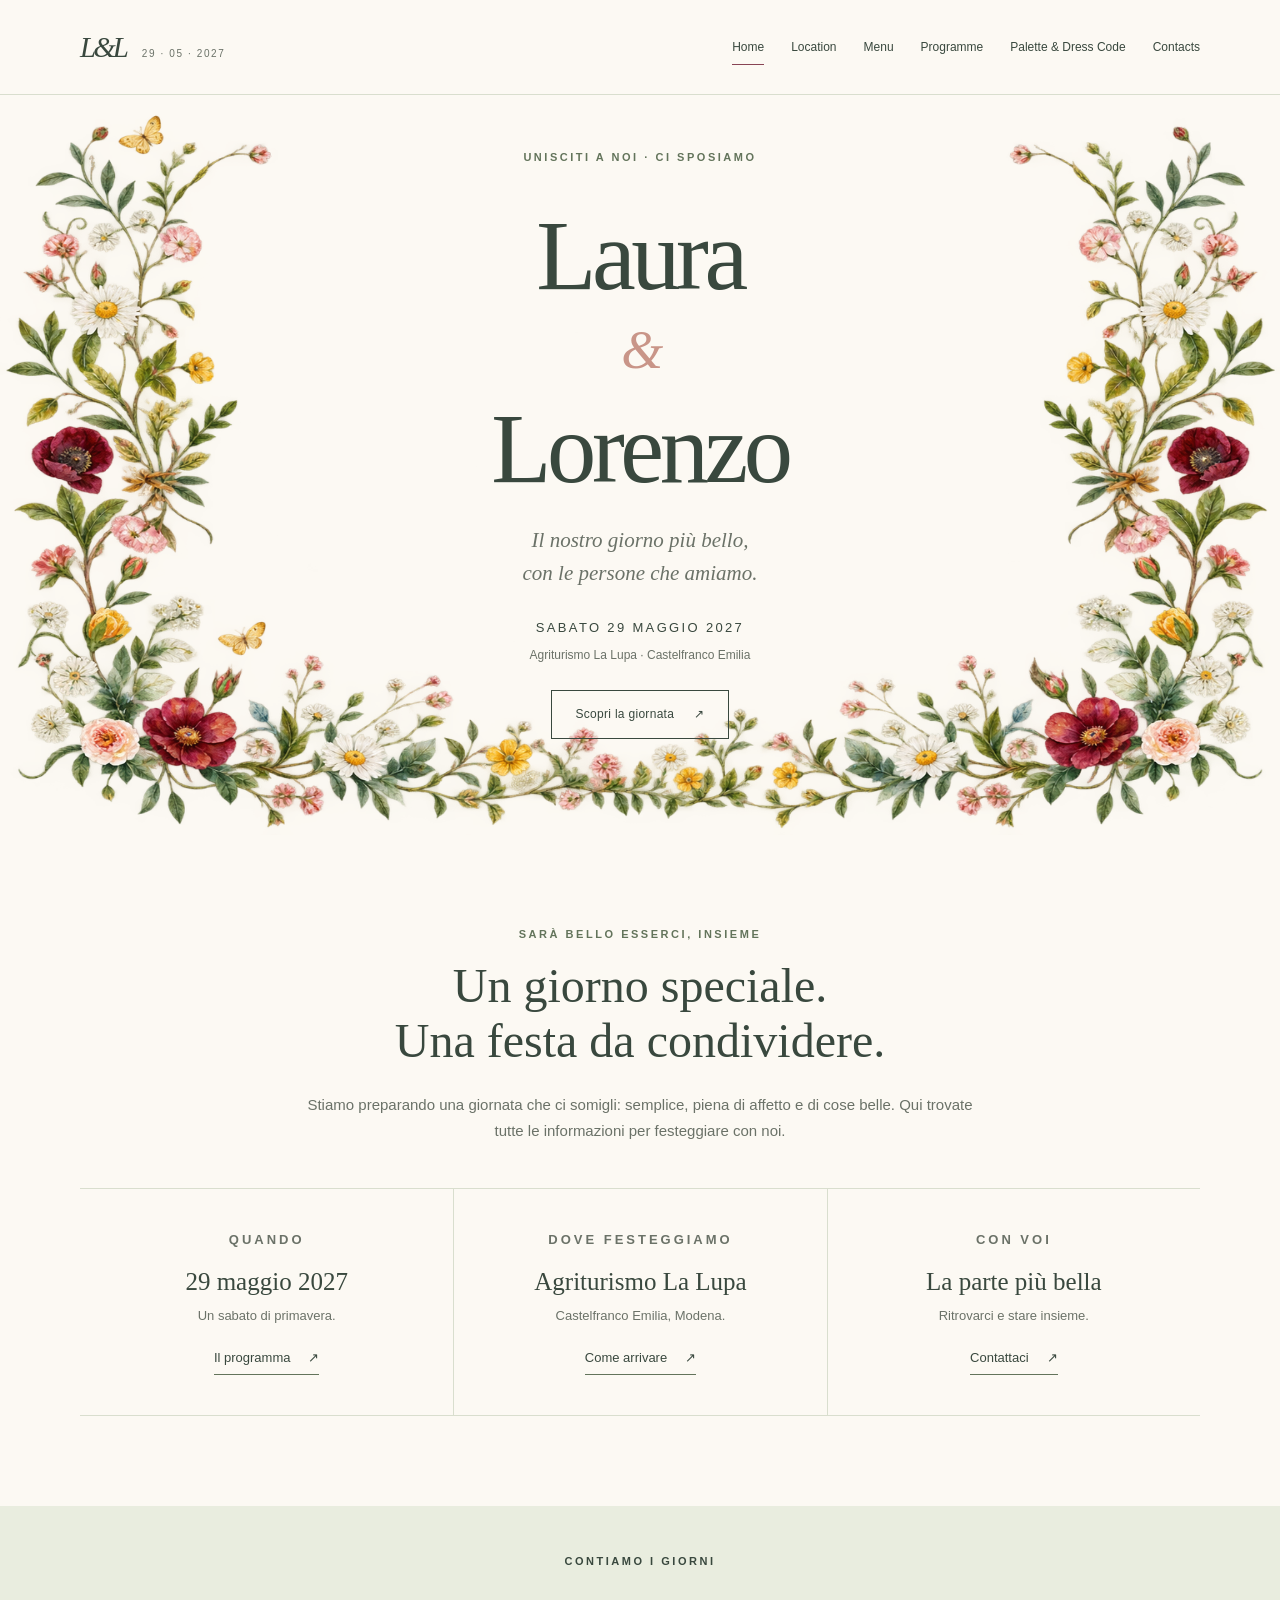
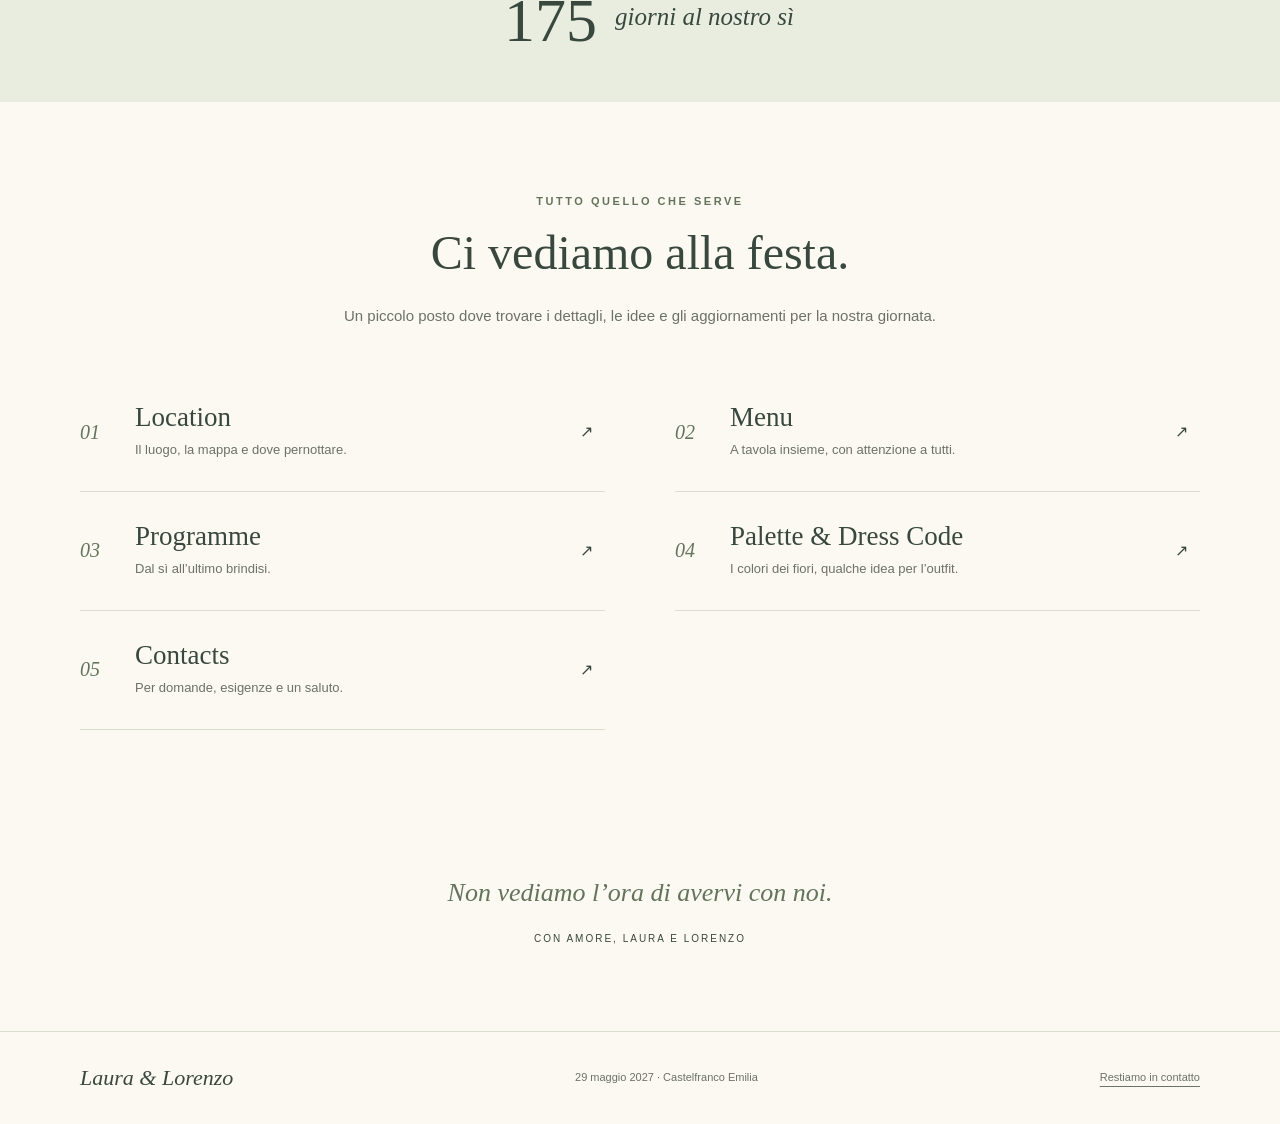
<file: index.html>
<!doctype html>
<html lang="it">
  <head>
    <meta charset="utf-8" />
    <meta name="viewport" content="width=device-width, initial-scale=1" />
    <title>Home · Laura e Lorenzo · 29 maggio 2027</title>
    <meta
      name="description"
      content="Il matrimonio di Laura e Lorenzo, 29 maggio 2027. Il programma, la location e tutte le informazioni per festeggiare insieme."
    />
    <meta name="theme-color" content="#fcf9f3" />
    <link rel="icon" type="image/png" href="favicon.png" />
    <link rel="stylesheet" href="style.css" />
    <script src="site.js" defer></script>
  </head>
  <body>
    <a class="skip-link" href="#main">Vai al contenuto</a>
    <header class="site-header">
      <div class="wrap header-inner">
        <a class="brand" href="index.html" aria-label="Laura e Lorenzo, Home">
          <span class="monogram">L&amp;L</span>
          <span class="brand-date">29 · 05 · 2027</span>
        </a>
        <button
          class="menu-toggle"
          aria-expanded="true"
          aria-controls="main-navigation"
        >
          Menu
        </button>
        <nav
          id="main-navigation"
          class="navigation"
          aria-label="Navigazione principale"
        >
          <a href="index.html" aria-current="page">Home</a>
          <a href="location.html">Location</a>
          <a href="menu.html">Menu</a>
          <a href="programme.html">Programme</a>
          <a href="palette-dress.html">Palette & Dress Code</a>
          <a href="contacts.html">Contacts</a>
        </nav>
      </div>
    </header>
    <main id="main">
      <section class="hero" aria-labelledby="home-title">
        <img
          class="hero-art"
          src="assets/botanical-frame.png"
          alt=""
          fetchpriority="high"
          width="1536"
          height="1024"
        />
        <div class="hero-copy">
          <p class="eyebrow">Unisciti a noi · ci sposiamo</p>
          <h1 id="home-title">
            <span>Laura</span>
            <span class="amp">&amp;</span>
            <span>Lorenzo</span>
          </h1>
          <p class="hero-intro">
            Il nostro giorno più bello,
            <br />
            con le persone che amiamo.
          </p>
          <p class="hero-date">
            <time datetime="2027-05-29">Sabato 29 maggio 2027</time>
          </p>
          <p class="hero-place">Agriturismo La Lupa · Castelfranco Emilia</p>
          <a class="button" href="programme.html">
            Scopri la giornata
            <span aria-hidden="true">↗</span>
          </a>
        </div>
      </section>
      <section class="section">
        <div class="wrap">
          <div class="section-heading">
            <p class="eyebrow">Sarà bello esserci, insieme</p>
            <h2>
              Un giorno speciale.
              <br />
              Una festa da condividere.
            </h2>
            <p>
              Stiamo preparando una giornata che ci somigli: semplice, piena di
              affetto e di cose belle. Qui trovate tutte le informazioni per
              festeggiare con noi.
            </p>
          </div>
          <div class="intro-grid">
            <div class="intro-item">
              <p class="eyebrow">Quando</p>
              <h3>29 maggio 2027</h3>
              <p>Un sabato di primavera.</p>
              <a class="text-link" href="programme.html">
                Il programma
                <span aria-hidden="true">↗</span>
              </a>
            </div>
            <div class="intro-item">
              <p class="eyebrow">Dove festeggiamo</p>
              <h3>Agriturismo La Lupa</h3>
              <p>Castelfranco Emilia, Modena.</p>
              <a class="text-link" href="location.html">
                Come arrivare
                <span aria-hidden="true">↗</span>
              </a>
            </div>
            <div class="intro-item">
              <p class="eyebrow">Con voi</p>
              <h3>La parte più bella</h3>
              <p>Ritrovarci e stare insieme.</p>
              <a class="text-link" href="contacts.html">
                Contattaci
                <span aria-hidden="true">↗</span>
              </a>
            </div>
          </div>
        </div>
      </section>
      <section class="countdown-band" aria-label="Conto alla rovescia">
        <div class="wrap">
          <p class="eyebrow">Contiamo i giorni</p>
          <span class="countdown-value" data-countdown>239</span><span class="countdown-label" data-countdown-label>
            giorni al nostro sì
          </span>
        </div>
      </section>
      <section class="section">
        <div class="wrap">
          <div class="section-heading">
            <p class="eyebrow">Tutto quello che serve</p>
            <h2>Ci vediamo alla festa.</h2>
            <p>
              Un piccolo posto dove trovare i dettagli, le idee e gli
              aggiornamenti per la nostra giornata.
            </p>
          </div>
          <div class="editorial-links">
            <a class="editorial-link" href="location.html">
              <span class="number">01</span>
              <div>
                <h3>Location</h3>
                <p>Il luogo, la mappa e dove pernottare.</p>
              </div>
              <span aria-hidden="true">↗</span>
            </a>
            <a class="editorial-link" href="menu.html">
              <span class="number">02</span>
              <div>
                <h3>Menu</h3>
                <p>A tavola insieme, con attenzione a tutti.</p>
              </div>
              <span aria-hidden="true">↗</span>
            </a>
            <a class="editorial-link" href="programme.html">
              <span class="number">03</span>
              <div>
                <h3>Programme</h3>
                <p>Dal sì all’ultimo brindisi.</p>
              </div>
              <span aria-hidden="true">↗</span>
            </a>
            <a class="editorial-link" href="palette-dress.html">
              <span class="number">04</span>
              <div>
                <h3>Palette &amp; Dress Code</h3>
                <p>I colori dei fiori, qualche idea per l’outfit.</p>
              </div>
              <span aria-hidden="true">↗</span>
            </a>
            <a class="editorial-link" href="contacts.html">
              <span class="number">05</span>
              <div>
                <h3>Contacts</h3>
                <p>Per domande, esigenze e un saluto.</p>
              </div>
              <span aria-hidden="true">↗</span>
            </a>
          </div>
        </div>
      </section>
      <div class="closing wrap">
        <p>Non vediamo l’ora di avervi con noi.</p>
        <span>Con amore, Laura e Lorenzo</span>
      </div>
    </main>
    <footer class="site-footer">
      <div class="wrap footer-inner">
        <span class="footer-signature">Laura &amp; Lorenzo</span>
        <span>29 maggio 2027 · Castelfranco Emilia</span>
        <a href="contacts.html">Restiamo in contatto</a>
      </div>
    </footer>
  </body>
</html>
</file>
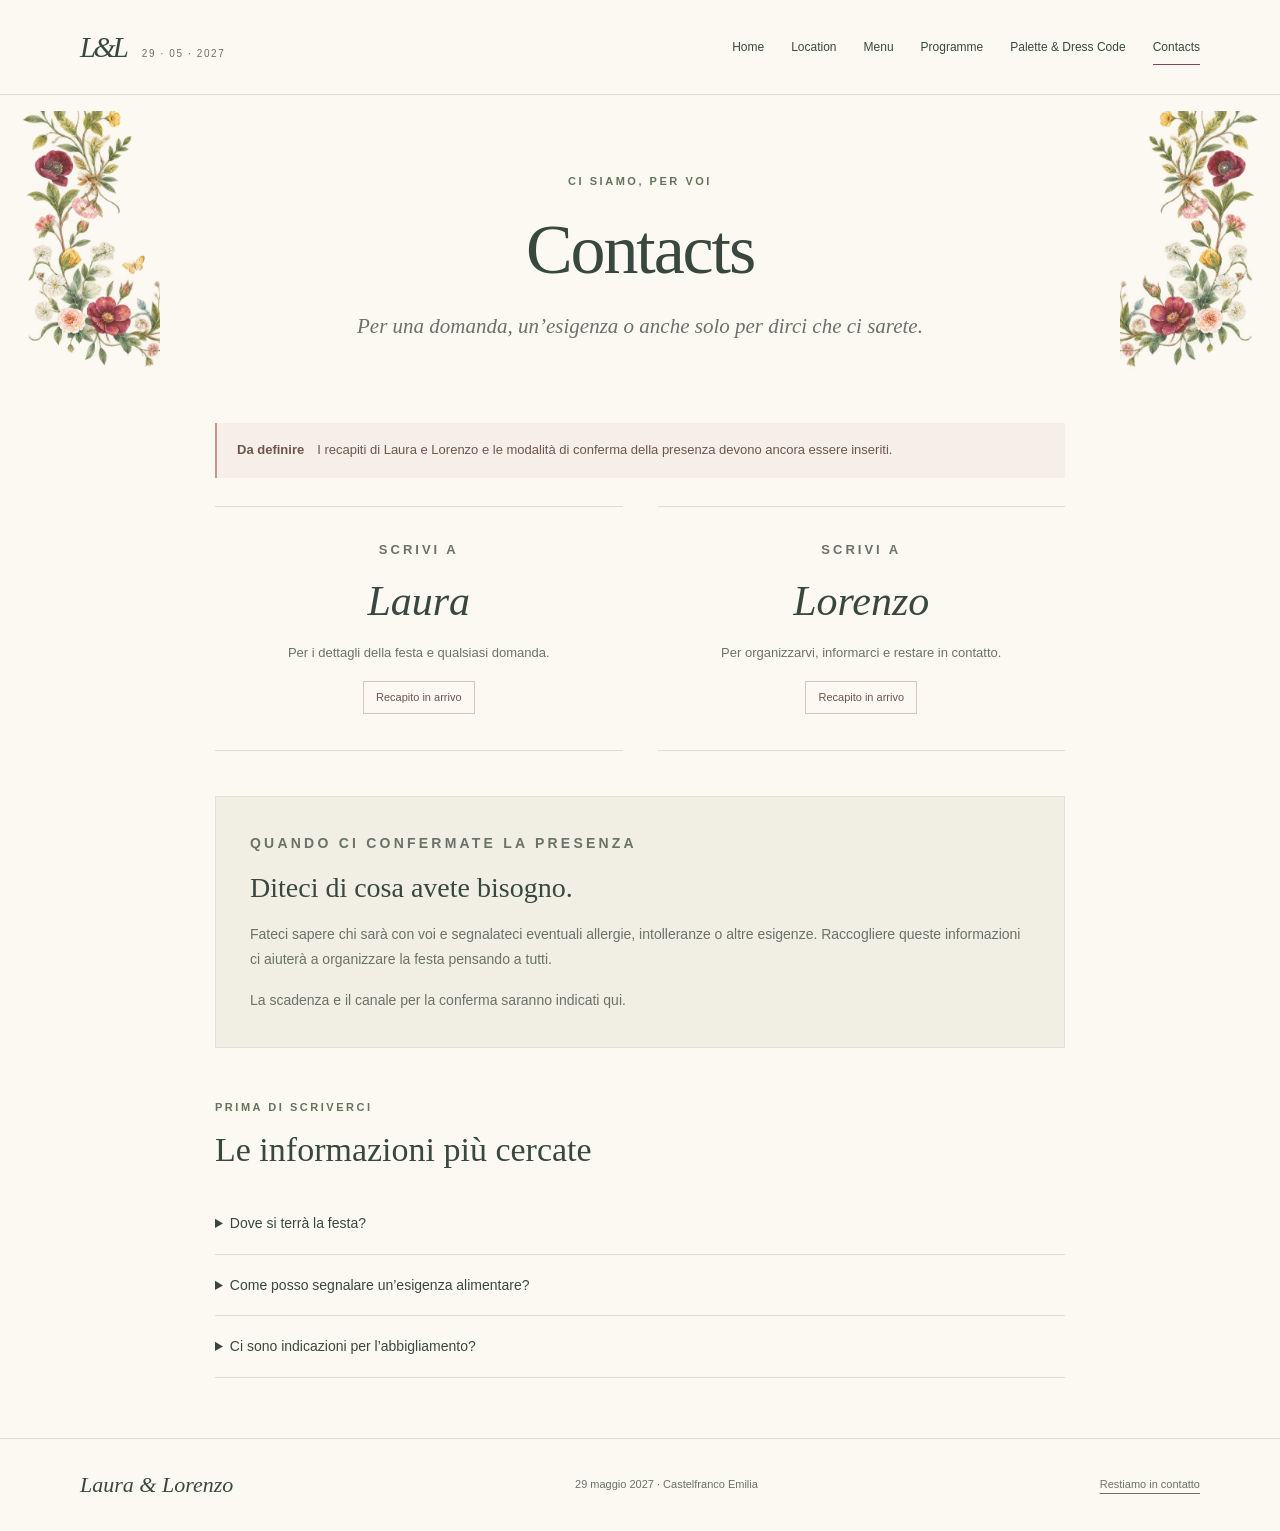
<file: contacts.html>
<!doctype html>
<html lang="it">
  <head>
    <meta charset="utf-8" />
    <meta name="viewport" content="width=device-width, initial-scale=1" />
    <title>Contacts · Laura e Lorenzo · 29 maggio 2027</title>
    <meta
      name="description"
      content="Il matrimonio di Laura e Lorenzo, 29 maggio 2027. Il programma, la location e tutte le informazioni per festeggiare insieme."
    />
    <meta name="theme-color" content="#fcf9f3" />
    <link rel="icon" type="image/png" href="favicon.png" />
    <link rel="stylesheet" href="style.css" />
    <script src="site.js" defer></script>
  </head>
  <body>
    <a class="skip-link" href="#main">Vai al contenuto</a>
    <header class="site-header">
      <div class="wrap header-inner">
        <a class="brand" href="index.html" aria-label="Laura e Lorenzo, Home">
          <span class="monogram">L&amp;L</span>
          <span class="brand-date">29 · 05 · 2027</span>
        </a>
        <button
          class="menu-toggle"
          aria-expanded="true"
          aria-controls="main-navigation"
        >
          Menu
        </button>
        <nav
          id="main-navigation"
          class="navigation"
          aria-label="Navigazione principale"
        >
          <a href="index.html">Home</a>
          <a href="location.html">Location</a>
          <a href="menu.html">Menu</a>
          <a href="programme.html">Programme</a>
          <a href="palette-dress.html">Palette & Dress Code</a>
          <a href="contacts.html" aria-current="page">Contacts</a>
        </nav>
      </div>
    </header>
    <main id="main">
      <div class="page-heading">
        <p class="eyebrow">Ci siamo, per voi</p>
        <h1>Contacts</h1>
        <p class="lede">
          Per una domanda, un’esigenza o anche solo per dirci che ci sarete.
        </p>
      </div>
      <div class="wrap page-main">
        <div class="narrow">
          <div class="draft-note">
            <strong>Da definire</strong>
            <span>
              I recapiti di Laura e Lorenzo e le modalità di conferma della
              presenza devono ancora essere inseriti.
            </span>
          </div>
          <div class="contacts-grid">
            <section class="contact-card">
              <p class="eyebrow">Scrivi a</p>
              <h2>Laura</h2>
              <p>Per i dettagli della festa e qualsiasi domanda.</p>
              <span class="availability">Recapito in arrivo</span>
            </section>
            <section class="contact-card">
              <p class="eyebrow">Scrivi a</p>
              <h2>Lorenzo</h2>
              <p>Per organizzarvi, informarci e restare in contatto.</p>
              <span class="availability">Recapito in arrivo</span>
            </section>
          </div>
          <aside class="panel">
            <p class="eyebrow">Quando ci confermate la presenza</p>
            <h3>Diteci di cosa avete bisogno.</h3>
            <p>
              Fateci sapere chi sarà con voi e segnalateci eventuali allergie,
              intolleranze o altre esigenze. Raccogliere queste informazioni ci
              aiuterà a organizzare la festa pensando a tutti.
            </p>
            <p>La scadenza e il canale per la conferma saranno indicati qui.</p>
          </aside>
          <section class="faq">
            <p class="eyebrow">Prima di scriverci</p>
            <h2>Le informazioni più cercate</h2>
            <details>
              <summary>Dove si terrà la festa?</summary>
              <p>
                All’Agriturismo La Lupa, a Castelfranco Emilia (MO). Trovate la
                mappa e i collegamenti utili nella pagina
                <a href="location.html">Location</a>
                .
              </p>
            </details>
            <details>
              <summary>Come posso segnalare un’esigenza alimentare?</summary>
              <p>
                Comunicandola a Laura o Lorenzo quando confermate la presenza. I
                recapiti saranno aggiunti a questa pagina.
              </p>
            </details>
            <details>
              <summary>Ci sono indicazioni per l’abbigliamento?</summary>
              <p>
                La pagina
                <a href="palette-dress.html">Palette &amp; Dress Code</a>
                raccoglie la proposta di colori e abbigliamento. Le indicazioni
                definitive saranno confermate qui sul sito.
              </p>
            </details>
          </section>
        </div>
      </div>
    </main>
    <footer class="site-footer">
      <div class="wrap footer-inner">
        <span class="footer-signature">Laura &amp; Lorenzo</span>
        <span>29 maggio 2027 · Castelfranco Emilia</span>
        <a href="contacts.html">Restiamo in contatto</a>
      </div>
    </footer>
  </body>
</html>
</file>
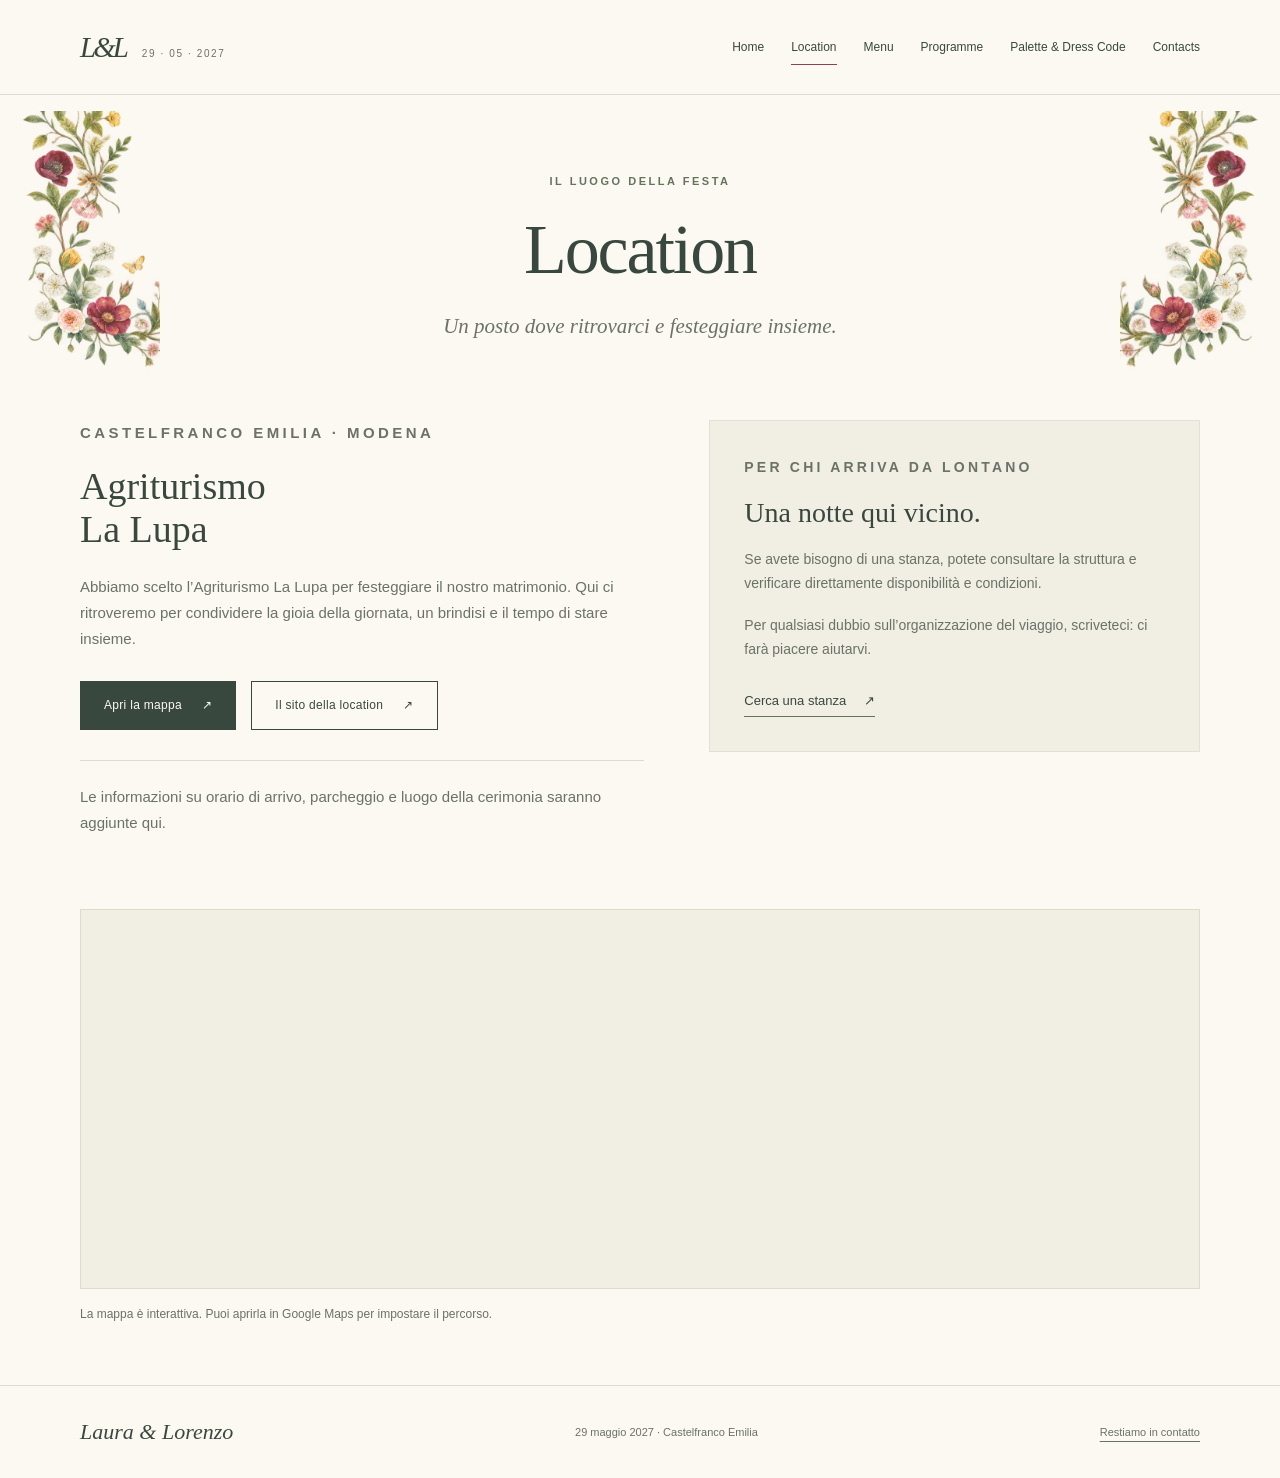
<file: location.html>
<!doctype html>
<html lang="it">
  <head>
    <meta charset="utf-8" />
    <meta name="viewport" content="width=device-width, initial-scale=1" />
    <title>Location · Laura e Lorenzo · 29 maggio 2027</title>
    <meta
      name="description"
      content="Il matrimonio di Laura e Lorenzo, 29 maggio 2027. Il programma, la location e tutte le informazioni per festeggiare insieme."
    />
    <meta name="theme-color" content="#fcf9f3" />
    <link rel="icon" type="image/png" href="favicon.png" />
    <link rel="stylesheet" href="style.css" />
    <script src="site.js" defer></script>
  </head>
  <body>
    <a class="skip-link" href="#main">Vai al contenuto</a>
    <header class="site-header">
      <div class="wrap header-inner">
        <a class="brand" href="index.html" aria-label="Laura e Lorenzo, Home">
          <span class="monogram">L&amp;L</span>
          <span class="brand-date">29 · 05 · 2027</span>
        </a>
        <button
          class="menu-toggle"
          aria-expanded="true"
          aria-controls="main-navigation"
        >
          Menu
        </button>
        <nav
          id="main-navigation"
          class="navigation"
          aria-label="Navigazione principale"
        >
          <a href="index.html">Home</a>
          <a href="location.html" aria-current="page">Location</a>
          <a href="menu.html">Menu</a>
          <a href="programme.html">Programme</a>
          <a href="palette-dress.html">Palette & Dress Code</a>
          <a href="contacts.html">Contacts</a>
        </nav>
      </div>
    </header>
    <main id="main">
      <div class="page-heading">
        <p class="eyebrow">Il luogo della festa</p>
        <h1>Location</h1>
        <p class="lede">Un posto dove ritrovarci e festeggiare insieme.</p>
      </div>
      <div class="wrap page-main">
        <div class="content-grid">
          <section>
            <p class="eyebrow">Castelfranco Emilia · Modena</p>
            <h2>
              Agriturismo
              <br />
              La Lupa
            </h2>
            <p>
              Abbiamo scelto l’Agriturismo La Lupa per festeggiare il nostro
              matrimonio. Qui ci ritroveremo per condividere la gioia della
              giornata, un brindisi e il tempo di stare insieme.
            </p>
            <div class="link-row">
              <a
                class="button solid"
                href="https://www.google.com/maps/search/?api=1&amp;query=Agriturismo+La+Lupa+Castelfranco+Emilia"
                target="_blank"
                rel="noopener noreferrer"
              >
                Apri la mappa
                <span aria-hidden="true">↗</span>
              </a>
              <a
                class="button"
                href="https://www.lalupa.it/"
                target="_blank"
                rel="noopener noreferrer"
              >
                Il sito della location
                <span aria-hidden="true">↗</span>
              </a>
            </div>
            <p class="detail-line note">
              Le informazioni su orario di arrivo, parcheggio e luogo della
              cerimonia saranno aggiunte qui.
            </p>
          </section>
          <aside class="panel">
            <p class="eyebrow">Per chi arriva da lontano</p>
            <h3>Una notte qui vicino.</h3>
            <p>
              Se avete bisogno di una stanza, potete consultare la struttura e
              verificare direttamente disponibilità e condizioni.
            </p>
            <p>
              Per qualsiasi dubbio sull’organizzazione del viaggio, scriveteci:
              ci farà piacere aiutarvi.
            </p>
            <div class="link-row">
              <a
                class="text-link"
                href="https://www.booking.com/Share-7ZjuP3"
                target="_blank"
                rel="noopener noreferrer"
              >
                Cerca una stanza
                <span aria-hidden="true">↗</span>
              </a>
            </div>
          </aside>
        </div>
        <section class="map-panel" aria-label="Mappa della location">
          <iframe
            title="Mappa Agriturismo La Lupa, Castelfranco Emilia"
            src="https://www.google.com/maps/embed?pb=!1m18!1m12!1m3!1d2842.91397044178!2d11.093959775707976!3d44.55786509345319!2m3!1f0!2f0!3f0!3m2!1i1024!2i768!4f13.1!3m3!1m2!1s0x477fdc6fa9edcb5f%3A0x4705603883a53505!2sAgriturismo%20La%20Lupa!5e0!3m2!1sen!2sit!4v1789669895725!5m2!1sen!2sit"
            loading="lazy"
            referrerpolicy="strict-origin-when-cross-origin"
            allowfullscreen
          ></iframe>
          <p>
            La mappa è interattiva. Puoi aprirla in Google Maps per impostare il
            percorso.
          </p>
        </section>
      </div>
    </main>
    <footer class="site-footer">
      <div class="wrap footer-inner">
        <span class="footer-signature">Laura &amp; Lorenzo</span>
        <span>29 maggio 2027 · Castelfranco Emilia</span>
        <a href="contacts.html">Restiamo in contatto</a>
      </div>
    </footer>
  </body>
</html>
</file>
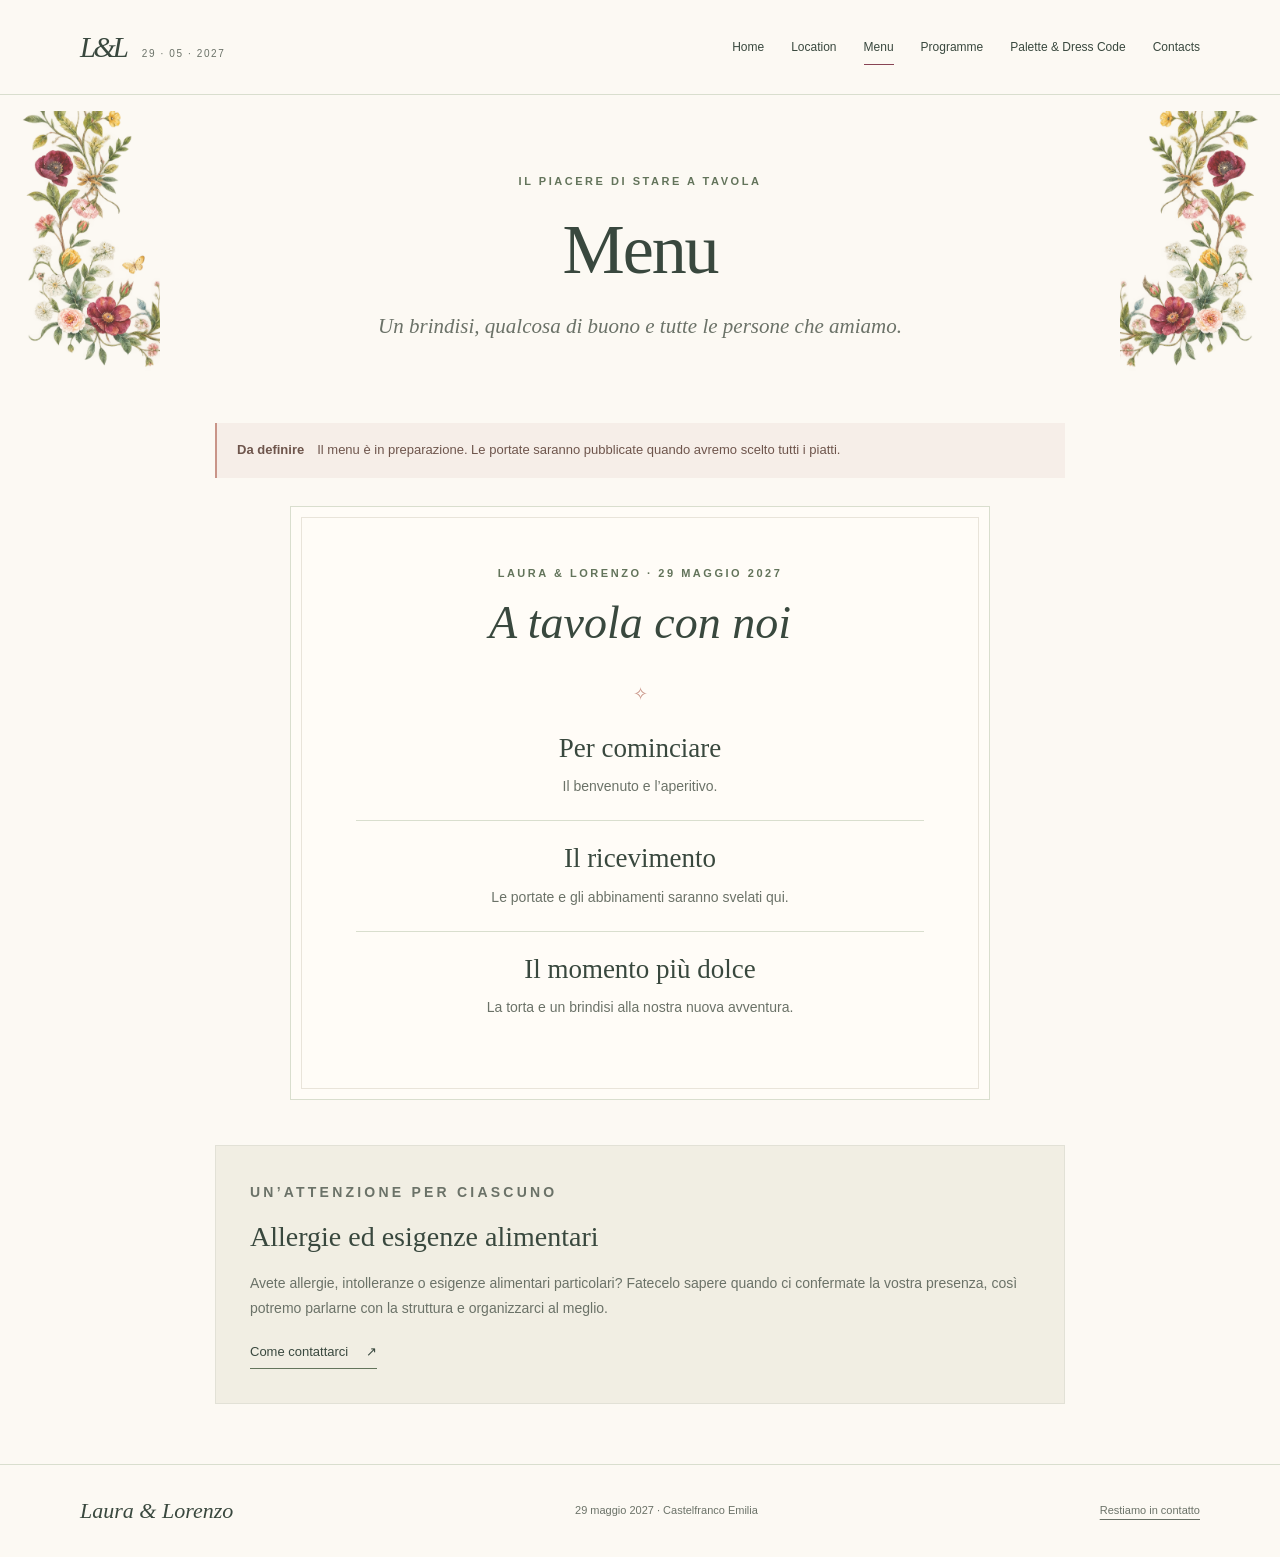
<file: menu.html>
<!doctype html>
<html lang="it">
  <head>
    <meta charset="utf-8" />
    <meta name="viewport" content="width=device-width, initial-scale=1" />
    <title>Menu · Laura e Lorenzo · 29 maggio 2027</title>
    <meta
      name="description"
      content="Il matrimonio di Laura e Lorenzo, 29 maggio 2027. Il programma, la location e tutte le informazioni per festeggiare insieme."
    />
    <meta name="theme-color" content="#fcf9f3" />
    <link rel="icon" type="image/png" href="favicon.png" />
    <link rel="stylesheet" href="style.css" />
    <script src="site.js" defer></script>
  </head>
  <body>
    <a class="skip-link" href="#main">Vai al contenuto</a>
    <header class="site-header">
      <div class="wrap header-inner">
        <a class="brand" href="index.html" aria-label="Laura e Lorenzo, Home">
          <span class="monogram">L&amp;L</span>
          <span class="brand-date">29 · 05 · 2027</span>
        </a>
        <button
          class="menu-toggle"
          aria-expanded="true"
          aria-controls="main-navigation"
        >
          Menu
        </button>
        <nav
          id="main-navigation"
          class="navigation"
          aria-label="Navigazione principale"
        >
          <a href="index.html">Home</a>
          <a href="location.html">Location</a>
          <a href="menu.html" aria-current="page">Menu</a>
          <a href="programme.html">Programme</a>
          <a href="palette-dress.html">Palette & Dress Code</a>
          <a href="contacts.html">Contacts</a>
        </nav>
      </div>
    </header>
    <main id="main">
      <div class="page-heading">
        <p class="eyebrow">Il piacere di stare a tavola</p>
        <h1>Menu</h1>
        <p class="lede">
          Un brindisi, qualcosa di buono e tutte le persone che amiamo.
        </p>
      </div>
      <div class="wrap page-main">
        <div class="narrow">
          <div class="draft-note">
            <strong>Da definire</strong>
            <span>
              Il menu è in preparazione. Le portate saranno pubblicate quando
              avremo scelto tutti i piatti.
            </span>
          </div>
          <section class="menu-paper" aria-labelledby="menu-title">
            <p class="eyebrow">Laura &amp; Lorenzo · 29 maggio 2027</p>
            <h2 id="menu-title">A tavola con noi</h2>
            <div class="small-star" aria-hidden="true">✧</div>
            <div class="course">
              <h3>Per cominciare</h3>
              <p>Il benvenuto e l’aperitivo.</p>
            </div>
            <div class="course">
              <h3>Il ricevimento</h3>
              <p>Le portate e gli abbinamenti saranno svelati qui.</p>
            </div>
            <div class="course">
              <h3>Il momento più dolce</h3>
              <p>La torta e un brindisi alla nostra nuova avventura.</p>
            </div>
          </section>
          <aside class="panel">
            <p class="eyebrow">Un’attenzione per ciascuno</p>
            <h3>Allergie ed esigenze alimentari</h3>
            <p>
              Avete allergie, intolleranze o esigenze alimentari particolari?
              Fatecelo sapere quando ci confermate la vostra presenza, così
              potremo parlarne con la struttura e organizzarci al meglio.
            </p>
            <a class="text-link" href="contacts.html">
              Come contattarci
              <span aria-hidden="true">↗</span>
            </a>
          </aside>
        </div>
      </div>
    </main>
    <footer class="site-footer">
      <div class="wrap footer-inner">
        <span class="footer-signature">Laura &amp; Lorenzo</span>
        <span>29 maggio 2027 · Castelfranco Emilia</span>
        <a href="contacts.html">Restiamo in contatto</a>
      </div>
    </footer>
  </body>
</html>
</file>
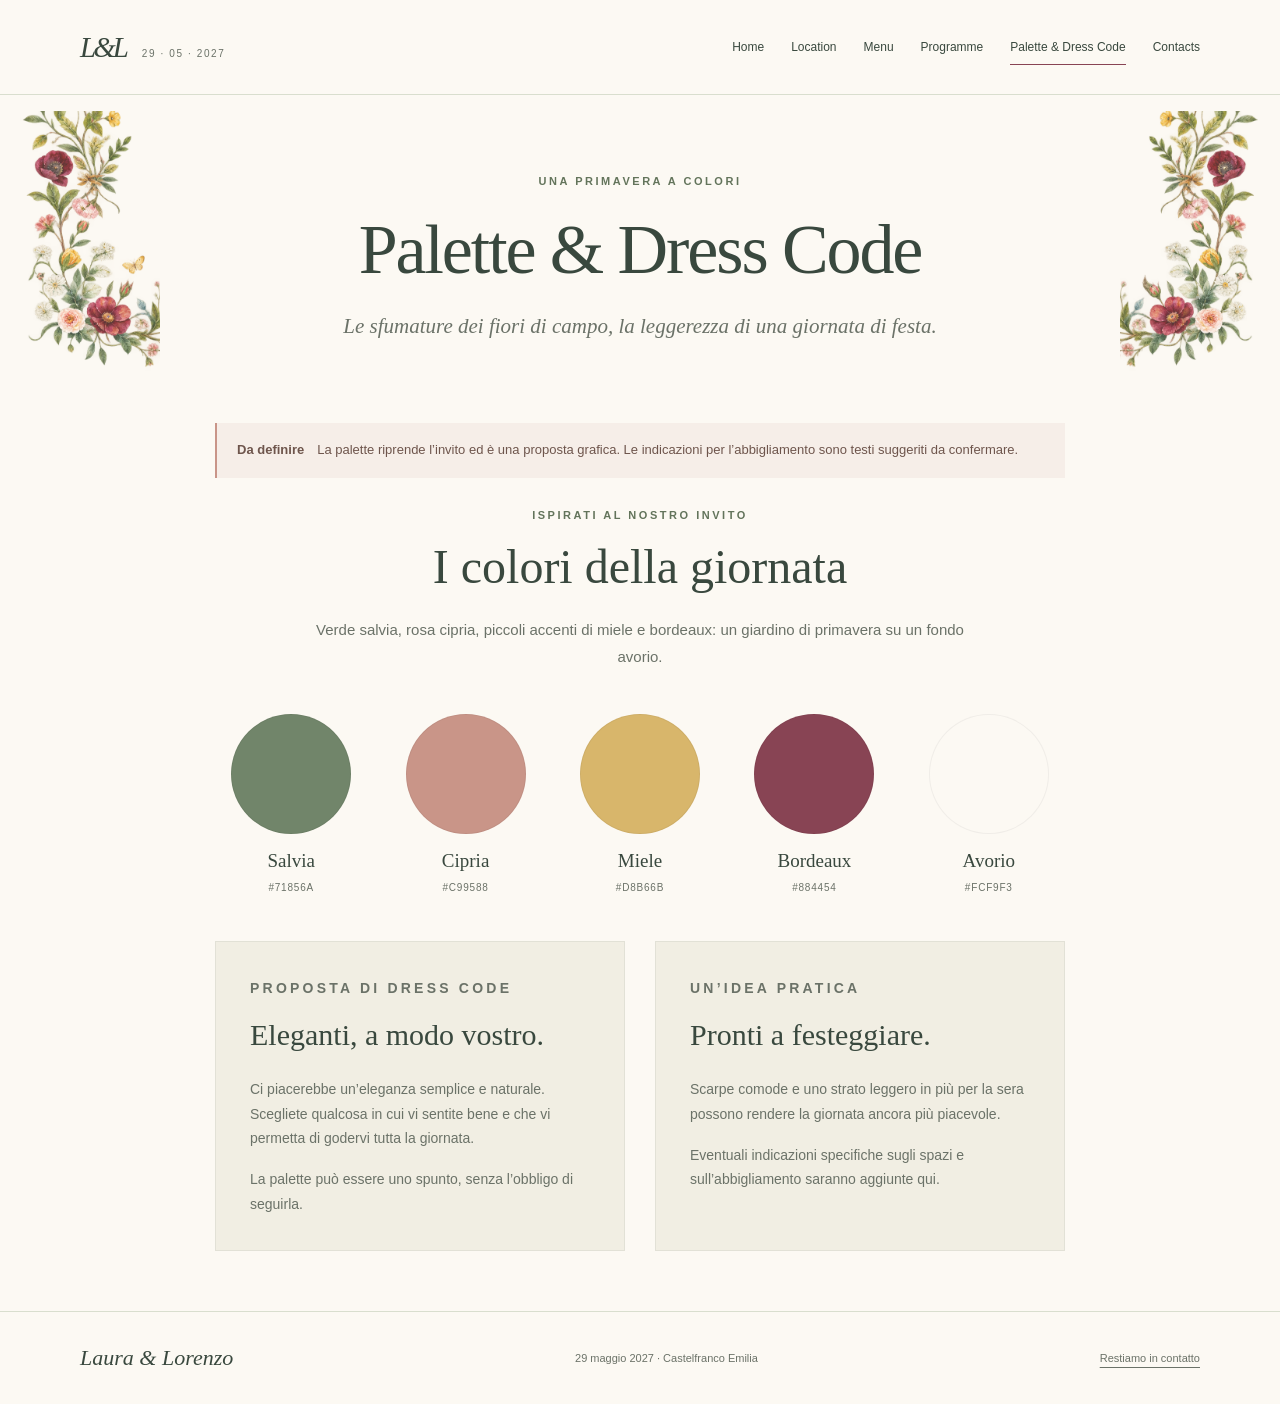
<file: palette-dress.html>
<!doctype html>
<html lang="it">
  <head>
    <meta charset="utf-8" />
    <meta name="viewport" content="width=device-width, initial-scale=1" />
    <title>Palette & Dress Code · Laura e Lorenzo · 29 maggio 2027</title>
    <meta
      name="description"
      content="Il matrimonio di Laura e Lorenzo, 29 maggio 2027. Il programma, la location e tutte le informazioni per festeggiare insieme."
    />
    <meta name="theme-color" content="#fcf9f3" />
    <link rel="icon" type="image/png" href="favicon.png" />
    <link rel="stylesheet" href="style.css" />
    <script src="site.js" defer></script>
  </head>
  <body>
    <a class="skip-link" href="#main">Vai al contenuto</a>
    <header class="site-header">
      <div class="wrap header-inner">
        <a class="brand" href="index.html" aria-label="Laura e Lorenzo, Home">
          <span class="monogram">L&amp;L</span>
          <span class="brand-date">29 · 05 · 2027</span>
        </a>
        <button
          class="menu-toggle"
          aria-expanded="true"
          aria-controls="main-navigation"
        >
          Menu
        </button>
        <nav
          id="main-navigation"
          class="navigation"
          aria-label="Navigazione principale"
        >
          <a href="index.html">Home</a>
          <a href="location.html">Location</a>
          <a href="menu.html">Menu</a>
          <a href="programme.html">Programme</a>
          <a href="palette-dress.html" aria-current="page">
            Palette & Dress Code
          </a>
          <a href="contacts.html">Contacts</a>
        </nav>
      </div>
    </header>
    <main id="main">
      <div class="page-heading">
        <p class="eyebrow">Una primavera a colori</p>
        <h1>Palette &amp; Dress Code</h1>
        <p class="lede">
          Le sfumature dei fiori di campo, la leggerezza di una giornata di
          festa.
        </p>
      </div>
      <div class="wrap page-main">
        <div class="narrow">
          <div class="draft-note">
            <strong>Da definire</strong>
            <span>
              La palette riprende l’invito ed è una proposta grafica. Le
              indicazioni per l’abbigliamento sono testi suggeriti da
              confermare.
            </span>
          </div>
          <div class="section-heading">
            <p class="eyebrow">Ispirati al nostro invito</p>
            <h2>I colori della giornata</h2>
            <p>
              Verde salvia, rosa cipria, piccoli accenti di miele e bordeaux: un
              giardino di primavera su un fondo avorio.
            </p>
          </div>
          <div class="palette" aria-label="Palette proposta per il matrimonio">
            <div class="swatch">
              <div class="swatch-color" style="background: #71856a"></div>
              <span>Salvia</span>
              <small>#71856A</small>
            </div>
            <div class="swatch">
              <div class="swatch-color" style="background: #c99588"></div>
              <span>Cipria</span>
              <small>#C99588</small>
            </div>
            <div class="swatch">
              <div class="swatch-color" style="background: #d8b66b"></div>
              <span>Miele</span>
              <small>#D8B66B</small>
            </div>
            <div class="swatch">
              <div class="swatch-color" style="background: #884454"></div>
              <span>Bordeaux</span>
              <small>#884454</small>
            </div>
            <div class="swatch">
              <div class="swatch-color" style="background: #fcf9f3"></div>
              <span>Avorio</span>
              <small>#FCF9F3</small>
            </div>
          </div>
          <div class="dress-grid">
            <section class="panel">
              <p class="eyebrow">Proposta di dress code</p>
              <h2>Eleganti, a modo vostro.</h2>
              <p>
                Ci piacerebbe un’eleganza semplice e naturale. Scegliete
                qualcosa in cui vi sentite bene e che vi permetta di godervi
                tutta la giornata.
              </p>
              <p>
                La palette può essere uno spunto, senza l’obbligo di seguirla.
              </p>
            </section>
            <section class="panel">
              <p class="eyebrow">Un’idea pratica</p>
              <h2>Pronti a festeggiare.</h2>
              <p>
                Scarpe comode e uno strato leggero in più per la sera possono
                rendere la giornata ancora più piacevole.
              </p>
              <p>
                Eventuali indicazioni specifiche sugli spazi e
                sull’abbigliamento saranno aggiunte qui.
              </p>
            </section>
          </div>
        </div>
      </div>
    </main>
    <footer class="site-footer">
      <div class="wrap footer-inner">
        <span class="footer-signature">Laura &amp; Lorenzo</span>
        <span>29 maggio 2027 · Castelfranco Emilia</span>
        <a href="contacts.html">Restiamo in contatto</a>
      </div>
    </footer>
  </body>
</html>
</file>
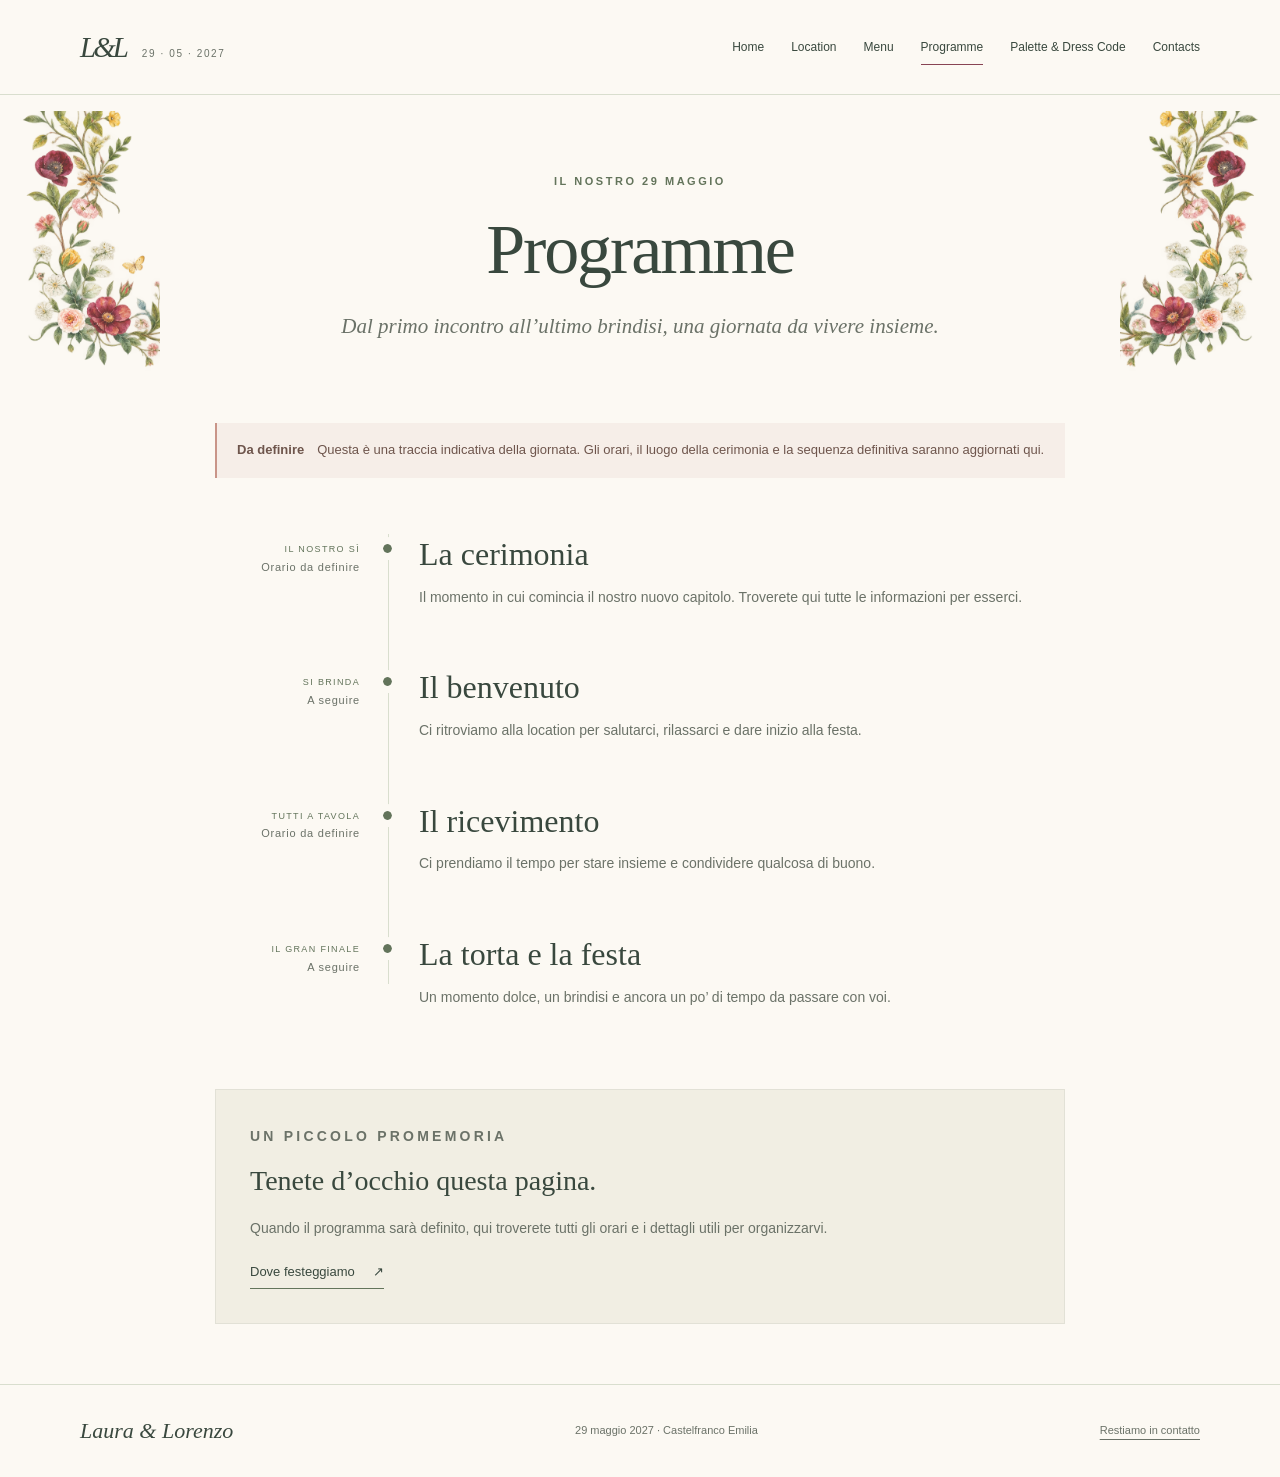
<file: programme.html>
<!doctype html>
<html lang="it">
  <head>
    <meta charset="utf-8" />
    <meta name="viewport" content="width=device-width, initial-scale=1" />
    <title>Programme · Laura e Lorenzo · 29 maggio 2027</title>
    <meta
      name="description"
      content="Il matrimonio di Laura e Lorenzo, 29 maggio 2027. Il programma, la location e tutte le informazioni per festeggiare insieme."
    />
    <meta name="theme-color" content="#fcf9f3" />
    <link rel="icon" type="image/png" href="favicon.png" />
    <link rel="stylesheet" href="style.css" />
    <script src="site.js" defer></script>
  </head>
  <body>
    <a class="skip-link" href="#main">Vai al contenuto</a>
    <header class="site-header">
      <div class="wrap header-inner">
        <a class="brand" href="index.html" aria-label="Laura e Lorenzo, Home">
          <span class="monogram">L&amp;L</span>
          <span class="brand-date">29 · 05 · 2027</span>
        </a>
        <button
          class="menu-toggle"
          aria-expanded="true"
          aria-controls="main-navigation"
        >
          Menu
        </button>
        <nav
          id="main-navigation"
          class="navigation"
          aria-label="Navigazione principale"
        >
          <a href="index.html">Home</a>
          <a href="location.html">Location</a>
          <a href="menu.html">Menu</a>
          <a href="programme.html" aria-current="page">Programme</a>
          <a href="palette-dress.html">Palette & Dress Code</a>
          <a href="contacts.html">Contacts</a>
        </nav>
      </div>
    </header>
    <main id="main">
      <div class="page-heading">
        <p class="eyebrow">Il nostro 29 maggio</p>
        <h1>Programme</h1>
        <p class="lede">
          Dal primo incontro all’ultimo brindisi, una giornata da vivere
          insieme.
        </p>
      </div>
      <div class="wrap page-main">
        <div class="narrow">
          <div class="draft-note">
            <strong>Da definire</strong>
            <span>
              Questa è una traccia indicativa della giornata. Gli orari, il
              luogo della cerimonia e la sequenza definitiva saranno aggiornati
              qui.
            </span>
          </div>
          <ol class="timeline">
            <li>
              <div class="time">
                <span class="step">Il nostro sì</span>
                Orario da definire
              </div>
              <div>
                <h2>La cerimonia</h2>
                <p>
                  Il momento in cui comincia il nostro nuovo capitolo. Troverete
                  qui tutte le informazioni per esserci.
                </p>
              </div>
            </li>
            <li>
              <div class="time">
                <span class="step">Si brinda</span>
                A seguire
              </div>
              <div>
                <h2>Il benvenuto</h2>
                <p>
                  Ci ritroviamo alla location per salutarci, rilassarci e dare
                  inizio alla festa.
                </p>
              </div>
            </li>
            <li>
              <div class="time">
                <span class="step">Tutti a tavola</span>
                Orario da definire
              </div>
              <div>
                <h2>Il ricevimento</h2>
                <p>
                  Ci prendiamo il tempo per stare insieme e condividere qualcosa
                  di buono.
                </p>
              </div>
            </li>
            <li>
              <div class="time">
                <span class="step">Il gran finale</span>
                A seguire
              </div>
              <div>
                <h2>La torta e la festa</h2>
                <p>
                  Un momento dolce, un brindisi e ancora un po’ di tempo da
                  passare con voi.
                </p>
              </div>
            </li>
          </ol>
          <div class="panel">
            <p class="eyebrow">Un piccolo promemoria</p>
            <h3>Tenete d’occhio questa pagina.</h3>
            <p>
              Quando il programma sarà definito, qui troverete tutti gli orari e
              i dettagli utili per organizzarvi.
            </p>
            <a class="text-link" href="location.html">
              Dove festeggiamo
              <span aria-hidden="true">↗</span>
            </a>
          </div>
        </div>
      </div>
    </main>
    <footer class="site-footer">
      <div class="wrap footer-inner">
        <span class="footer-signature">Laura &amp; Lorenzo</span>
        <span>29 maggio 2027 · Castelfranco Emilia</span>
        <a href="contacts.html">Restiamo in contatto</a>
      </div>
    </footer>
  </body>
</html>
</file>
<file: style.css>
:root {
  --paper: #fcf9f3;
  --ink: #39483e;
  --muted: #6b7268;
  --sage: #63745b;
  --line: #d9dece;
  --rose: #c99588;
  --wine: #884454;
  --cream: #f1eee3;
  --serif: Georgia, "Times New Roman", serif;
  --sans: "Segoe UI", Arial, sans-serif;
}
* {
  box-sizing: border-box;
}
html {
  scroll-behavior: smooth;
}
body {
  margin: 0;
  background: var(--paper);
  color: var(--ink);
  font: 16px/1.75 var(--sans);
  -webkit-font-smoothing: antialiased;
}
a {
  color: inherit;
  text-underline-offset: 5px;
}
button {
  font: inherit;
}
a,
button {
  -webkit-tap-highlight-color: transparent;
}
a:focus-visible,
button:focus-visible,
summary:focus-visible {
  outline: 2px solid var(--wine);
  outline-offset: 6px;
}
img {
  max-width: 100%;
}
h1,
h2,
h3,
p {
  margin-top: 0;
}
h1,
h2,
h3 {
  font-family: var(--serif);
  font-weight: 400;
  line-height: 1.15;
}
h2 {
  font-size: clamp(32px, 4vw, 48px);
}
h3 {
  font-size: 27px;
}
p {
  margin-bottom: 1.2em;
}
.eyebrow {
  font-size: 11px;
  font-weight: 600;
  letter-spacing: 0.23em;
  text-transform: uppercase;
  color: var(--sage);
}
.skip-link {
  position: fixed;
  top: -100px;
  left: 15px;
  z-index: 30;
  background: var(--paper);
  padding: 10px;
}
.skip-link:focus {
  top: 10px;
}
.wrap {
  width: min(1120px, calc(100% - 64px));
  margin: auto;
}
.site-header {
  background: var(--paper);
  border-bottom: 1px solid var(--line);
}
.header-inner {
  min-height: 94px;
  display: flex;
  align-items: center;
  justify-content: space-between;
  gap: 32px;
}
.brand {
  text-decoration: none;
  display: flex;
  align-items: baseline;
  gap: 16px;
}
.monogram {
  font: italic 29px var(--serif);
  letter-spacing: -3px;
}
.brand-date {
  font-size: 10px;
  letter-spacing: 0.16em;
  color: var(--muted);
}
.navigation {
  display: flex;
  align-items: center;
  gap: 27px;
}
.navigation a {
  font-size: 12px;
  text-decoration: none;
  padding: 12px 0;
  position: relative;
}
.navigation a:hover {
  color: var(--wine);
}
.navigation a[aria-current="page"]:after {
  content: "";
  position: absolute;
  height: 1px;
  background: var(--wine);
  bottom: 5px;
  left: 0;
  right: 0;
}
.menu-toggle {
  display: none;
  border: 1px solid var(--line);
  background: transparent;
  padding: 7px 12px;
  color: var(--ink);
}
.hero {
  position: relative;
  isolation: isolate;
  min-height: 740px;
  display: grid;
  place-items: center;
  text-align: center;
  overflow: hidden;
}
.hero-art {
  position: absolute;
  z-index: -1;
  width: min(1320px, 100%);
  height: 100%;
  object-fit: fill;
  inset: 0;
  margin: auto;
  pointer-events: none;
}
.hero-copy {
  padding: 42px 0 85px;
  width: min(650px, 62%);
}
.hero .eyebrow {
  margin-bottom: 31px;
}
.hero h1 {
  font-size: clamp(56px, 7.7vw, 104px);
  letter-spacing: -0.045em;
  margin-bottom: 18px;
}
.hero h1 span {
  display: block;
}
.hero .amp {
  font-size: 54px;
  font-style: italic;
  color: var(--rose);
  line-height: 0.95;
  margin: 13px 0 16px;
}
.hero-intro {
  font: italic 21px/1.6 var(--serif);
  color: var(--muted);
  max-width: 390px;
  margin: 0 auto 26px;
}
.hero-date {
  font-size: 13px;
  letter-spacing: 0.18em;
  text-transform: uppercase;
  margin-bottom: 5px;
}
.hero-place {
  font-size: 12px;
  color: var(--muted);
  margin-bottom: 24px;
}
.button {
  display: inline-flex;
  justify-content: center;
  align-items: center;
  gap: 20px;
  padding: 13px 23px;
  border: 1px solid var(--ink);
  font-size: 12px;
  letter-spacing: 0.025em;
  text-decoration: none;
  transition:
    background 0.2s,
    color 0.2s;
}
.button:hover {
  background: var(--ink);
  color: var(--paper);
}
.button.solid {
  background: var(--ink);
  color: var(--paper);
}
.button.solid:hover {
  background: var(--wine);
  border-color: var(--wine);
}
.text-link {
  display: inline-flex;
  gap: 18px;
  text-decoration: none;
  border-bottom: 1px solid var(--sage);
  padding-bottom: 4px;
  font-size: 13px;
}
.text-link:hover {
  color: var(--wine);
}
.section {
  padding: 90px 0;
}
.section-heading {
  max-width: 680px;
  margin: 0 auto 44px;
  text-align: center;
}
.section-heading h2 {
  margin: 14px 0 23px;
}
.section-heading p:last-child {
  color: var(--muted);
  font-size: 15px;
}
.intro-grid {
  display: grid;
  grid-template-columns: repeat(3, 1fr);
  border-top: 1px solid var(--line);
  border-bottom: 1px solid var(--line);
}
.intro-item {
  text-align: center;
  padding: 40px 20px;
}
.intro-item + .intro-item {
  border-left: 1px solid var(--line);
}
.intro-item h3 {
  font-size: 25px;
  margin: 15px 0 8px;
}
.intro-item p {
  font-size: 13px;
  color: var(--muted);
  margin-bottom: 16px;
}
.countdown-band {
  background: #e9eddf;
  padding: 46px 0;
  text-align: center;
}
.countdown-band .eyebrow {
  color: var(--ink);
}
.countdown-value {
  font: 62px var(--serif);
  display: inline-block;
  vertical-align: middle;
  margin: 0 18px;
}
.countdown-label {
  font: italic 25px var(--serif);
}
.editorial-links {
  display: grid;
  grid-template-columns: 1fr 1fr;
  gap: 0 70px;
}
.editorial-link {
  display: grid;
  grid-template-columns: 40px 1fr 25px;
  align-items: center;
  gap: 15px;
  border-bottom: 1px solid var(--line);
  padding: 29px 0;
  text-decoration: none;
}
.editorial-link .number {
  font: italic 20px var(--serif);
  color: var(--sage);
}
.editorial-link h3 {
  font-size: 27px;
  margin-bottom: 6px;
}
.editorial-link p {
  font-size: 13px;
  color: var(--muted);
  margin-bottom: 0;
}
.editorial-link:hover h3 {
  color: var(--wine);
}
.closing {
  text-align: center;
  padding: 58px 0 80px;
}
.closing p {
  font: italic 26px var(--serif);
  color: var(--sage);
  margin-bottom: 15px;
}
.closing span {
  font-size: 10px;
  letter-spacing: 0.2em;
  text-transform: uppercase;
}
.page-heading {
  position: relative;
  text-align: center;
  padding: 77px 24px 53px;
  overflow: hidden;
}
.page-heading:before,
.page-heading:after {
  content: "";
  position: absolute;
  background: url("assets/botanical-frame.png") no-repeat;
  background-size: 600px 400px;
  width: 140px;
  height: 260px;
  top: 16px;
  opacity: 0.8;
  pointer-events: none;
}
.page-heading:before {
  left: 20px;
  background-position: left bottom;
}
.page-heading:after {
  right: 20px;
  background-position: right bottom;
}
.page-heading h1 {
  font-size: clamp(46px, 6vw, 70px);
  margin: 19px 0 20px;
  letter-spacing: -0.03em;
}
.page-heading .lede {
  font: italic 21px/1.5 var(--serif);
  color: var(--muted);
  max-width: 620px;
  margin: 0 auto;
}
.page-main {
  padding-bottom: 60px;
}
.content-grid {
  display: grid;
  grid-template-columns: 1.15fr 1fr;
  gap: 65px;
  align-items: start;
  margin-top: 25px;
}
.content-grid h2 {
  font-size: 38px;
  margin: 15px 0 22px;
}
.content-grid p {
  font-size: 15px;
  color: var(--muted);
}
.panel {
  padding: 34px;
  background: var(--cream);
  border: 1px solid #e2e1d6;
}
.panel h3 {
  font-size: 28px;
  margin: 13px 0 18px;
}
.panel p {
  font-size: 14px;
  color: var(--muted);
}
.panel p:last-child {
  margin-bottom: 0;
}
.link-row {
  display: flex;
  flex-wrap: wrap;
  gap: 15px;
  margin-top: 28px;
}
.detail-line {
  border-top: 1px solid var(--line);
  padding-top: 23px;
  margin-top: 30px;
}
.note {
  font-size: 13px;
  color: var(--muted);
}
.draft-note {
  display: flex;
  gap: 13px;
  align-items: flex-start;
  border-left: 2px solid var(--rose);
  padding: 16px 20px;
  background: #f6eee8;
  font-size: 13px;
  color: #6e554c;
  margin: 28px 0;
}
.draft-note strong {
  white-space: nowrap;
  font-weight: 600;
}
.map-panel {
  margin-top: 55px;
}
.map-panel iframe {
  width: 100%;
  height: 380px;
  border: 1px solid var(--line);
  display: block;
  background: var(--cream);
}
.map-panel > p {
  margin: 15px 0 0;
  font-size: 12px;
  color: var(--muted);
}
.narrow {
  max-width: 850px;
  margin: auto;
}
.menu-paper {
  position: relative;
  margin: 16px auto 45px;
  padding: 57px 65px;
  text-align: center;
  background: #fffcf7;
  border: 1px solid var(--line);
  max-width: 700px;
}
.menu-paper:before {
  content: "";
  position: absolute;
  inset: 10px;
  border: 1px solid #e9e4da;
  pointer-events: none;
}
.menu-paper > h2 {
  font: italic 46px var(--serif);
  margin-bottom: 30px;
}
.course {
  padding: 22px 0;
}
.course + .course {
  border-top: 1px solid var(--line);
}
.course h3 {
  font-size: 27px;
  margin-bottom: 10px;
}
.course p {
  font-size: 14px;
  color: var(--muted);
  margin-bottom: 0;
}
.small-star {
  font-size: 18px;
  color: var(--rose);
}
.timeline {
  list-style: none;
  padding: 0;
  margin: 15px 0 50px;
  position: relative;
}
.timeline:before {
  content: "";
  position: absolute;
  left: 173px;
  top: 28px;
  bottom: 55px;
  border-left: 1px solid var(--line);
}
.timeline li {
  display: grid;
  grid-template-columns: 145px 1fr;
  gap: 59px;
  padding: 30px 0;
  position: relative;
}
.timeline li:before {
  content: "";
  position: absolute;
  left: 168px;
  top: 38px;
  width: 9px;
  height: 9px;
  border-radius: 50%;
  background: var(--sage);
  outline: 7px solid var(--paper);
}
.timeline .time {
  font-size: 11px;
  letter-spacing: 0.07em;
  color: var(--muted);
  padding-top: 6px;
  text-align: right;
}
.timeline h2 {
  font-size: 32px;
  margin-bottom: 12px;
}
.timeline p {
  font-size: 14px;
  color: var(--muted);
  margin: 0;
}
.timeline .step {
  display: block;
  font-size: 9px;
  letter-spacing: 0.15em;
  color: var(--sage);
  text-transform: uppercase;
}
.palette {
  display: grid;
  grid-template-columns: repeat(5, 1fr);
  gap: 22px;
  margin: 38px 0 45px;
}
.swatch {
  text-align: center;
}
.swatch-color {
  aspect-ratio: 1;
  border-radius: 50%;
  border: 1px solid #0000000c;
  max-width: 120px;
  margin: 0 auto 16px;
}
.swatch span {
  display: block;
  font: 19px var(--serif);
}
.swatch small {
  display: block;
  font-size: 10px;
  letter-spacing: 0.08em;
  color: var(--muted);
  margin-top: 7px;
}
.dress-grid {
  display: grid;
  grid-template-columns: 1fr 1fr;
  gap: 30px;
  margin-top: 35px;
}
.dress-grid h2 {
  font-size: 30px;
}
.dress-grid p {
  font-size: 14px;
  color: var(--muted);
}
.contacts-grid {
  display: grid;
  grid-template-columns: 1fr 1fr;
  gap: 35px;
  margin: 20px 0 45px;
}
.contact-card {
  border-top: 1px solid var(--line);
  border-bottom: 1px solid var(--line);
  padding: 32px 12px 36px;
  text-align: center;
}
.contact-card h2 {
  font: italic 42px var(--serif);
  margin-bottom: 17px;
}
.contact-card p {
  font-size: 13px;
  color: var(--muted);
}
.availability {
  display: inline-block;
  font-size: 11px;
  color: #70534a;
  border: 1px solid #dbc5b9;
  padding: 6px 12px;
}
.faq {
  margin-top: 50px;
}
.faq h2 {
  font-size: 34px;
  margin-bottom: 24px;
}
.faq details {
  border-bottom: 1px solid var(--line);
  padding: 18px 0;
}
.faq summary {
  cursor: pointer;
  font-size: 14px;
}
.faq details p {
  padding-top: 16px;
  font-size: 14px;
  color: var(--muted);
  margin-bottom: 0;
}
.site-footer {
  border-top: 1px solid var(--line);
  padding: 33px 0;
}
.footer-inner {
  display: flex;
  align-items: center;
  justify-content: space-between;
  gap: 22px;
  font-size: 11px;
  color: var(--muted);
}
.footer-signature {
  font: italic 22px var(--serif);
  color: var(--ink);
}
.footer-inner a {
  font-size: 11px;
}
.mobile-only {
  display: none;
}
@media (min-width: 1600px) {
  .hero {
    min-height: 820px;
  }
}
@media (max-width: 950px) {
  .navigation {
    gap: 16px;
  }
  .brand-date {
    display: none;
  }
  .hero {
    min-height: 700px;
  }
  .hero-copy {
    width: 65%;
  }
  .content-grid {
    gap: 35px;
  }
  .page-heading:before {
    left: -40px;
  }
  .page-heading:after {
    right: -40px;
  }
}
@media (max-width: 700px) {
  .wrap {
    width: calc(100% - 40px);
  }
  .header-inner {
    min-height: 74px;
    flex-wrap: wrap;
    gap: 0;
  }
  .brand-date {
    display: inline;
  }
  .menu-toggle {
    display: block;
  }
  .navigation {
    width: 100%;
    padding: 7px 0 20px;
    display: grid;
    grid-template-columns: 1fr 1fr;
    gap: 5px 22px;
  }
  .menu-ready .navigation[hidden] {
    display: none;
  }
  .navigation a {
    font-size: 13px;
    padding: 10px 0;
  }
  .hero {
    min-height: 665px;
  }
  .hero-art {
    width: 150%;
    max-width: none;
    left: -25%;
    object-fit: fill;
    opacity: 0.82;
  }
  .hero-copy {
    width: 69%;
    padding: 34px 0 74px;
  }
  .hero h1 {
    font-size: 60px;
  }
  .hero .amp {
    font-size: 39px;
  }
  .hero .eyebrow {
    font-size: 9px;
    letter-spacing: 0.18em;
    margin-bottom: 24px;
  }
  .hero-intro {
    font-size: 18px;
    max-width: 250px;
    margin-bottom: 22px;
  }
  .hero-date {
    font-size: 11px;
    letter-spacing: 0.12em;
  }
  .hero-place {
    font-size: 11px;
    line-height: 1.8;
  }
  .hero .button {
    font-size: 11px;
    padding: 11px 16px;
  }
  .section {
    padding: 62px 0;
  }
  .section-heading h2 {
    font-size: 35px;
  }
  .intro-grid {
    grid-template-columns: 1fr;
  }
  .intro-item {
    padding: 28px 18px;
  }
  .intro-item + .intro-item {
    border-left: 0;
    border-top: 1px solid var(--line);
  }
  .countdown-band {
    padding: 32px 0;
  }
  .countdown-value {
    font-size: 51px;
    margin: 0 10px;
  }
  .countdown-label {
    font-size: 20px;
  }
  .editorial-links {
    grid-template-columns: 1fr;
  }
  .editorial-link h3 {
    font-size: 25px;
  }
  .closing {
    padding: 30px 0 50px;
  }
  .closing p {
    font-size: 23px;
  }
  .page-heading {
    padding: 53px 35px 35px;
  }
  .page-heading:before,
  .page-heading:after {
    opacity: 0.3;
    width: 80px;
    top: 20px;
  }
  .page-heading:before {
    left: -25px;
  }
  .page-heading:after {
    right: -25px;
  }
  .page-heading .lede {
    font-size: 19px;
  }
  .content-grid {
    grid-template-columns: 1fr;
    gap: 30px;
    margin-top: 12px;
  }
  .content-grid h2 {
    font-size: 34px;
  }
  .panel {
    padding: 26px;
  }
  .link-row {
    gap: 12px;
  }
  .map-panel {
    margin-top: 35px;
  }
  .map-panel iframe {
    height: 290px;
  }
  .draft-note {
    display: block;
    padding: 14px 17px;
  }
  .draft-note strong {
    display: block;
    margin-bottom: 3px;
  }
  .menu-paper {
    padding: 38px 24px;
  }
  .menu-paper > h2 {
    font-size: 39px;
  }
  .timeline:before {
    left: 90px;
  }
  .timeline li {
    grid-template-columns: 72px 1fr;
    gap: 37px;
  }
  .timeline li:before {
    left: 86px;
  }
  .timeline h2 {
    font-size: 27px;
  }
  .timeline .time {
    font-size: 10px;
  }
  .palette {
    gap: 12px;
    grid-template-columns: repeat(3, 1fr);
  }
  .swatch span {
    font-size: 17px;
  }
  .swatch-color {
    max-width: 95px;
  }
  .dress-grid,
  .contacts-grid {
    grid-template-columns: 1fr;
    gap: 20px;
  }
  .footer-inner {
    flex-direction: column;
    text-align: center;
    gap: 10px;
  }
  .footer-signature {
    font-size: 23px;
  }
  .page-main {
    padding-bottom: 40px;
  }
}
@media (prefers-reduced-motion: reduce) {
  html {
    scroll-behavior: auto;
  }
  * {
    transition: none !important;
  }
}
</file>
